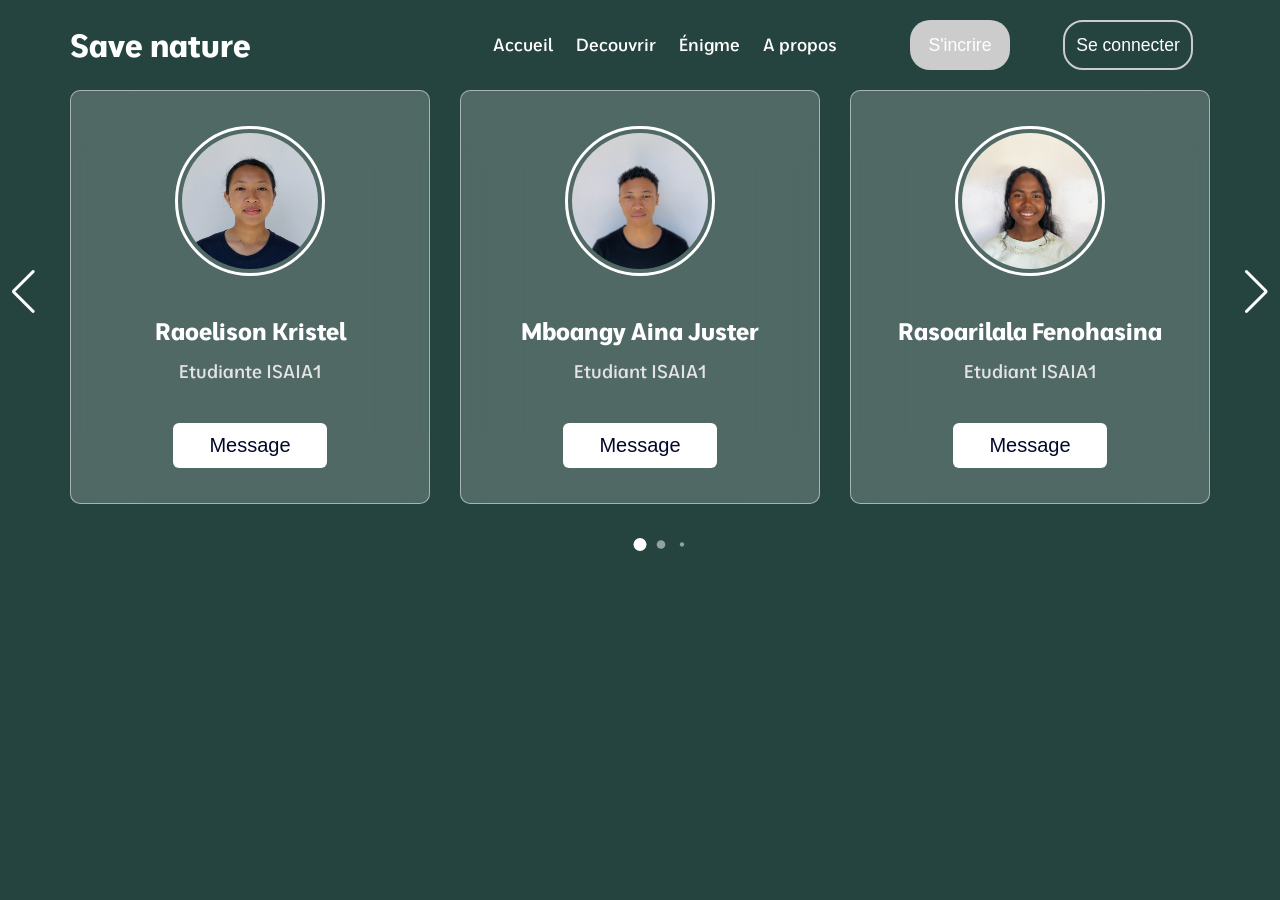
<file: otherpages/Props.html>
<!DOCTYPE html>
<html lang="en">
<head>
  <meta charset="UTF-8">
  <meta name="viewport" content="width=device-width, initial-scale=1.0">
  <title>Card Slider HTML and CSS | CodingNepal</title>
  <!-- Linking SwiperJS CSS -->
  <link rel="stylesheet" href="https://cdn.jsdelivr.net/npm/swiper@11/swiper-bundle.min.css">
  <link rel="stylesheet" href="../css/props.css">
</head>
<body>
  <header>
    <h2 class="logo">Save nature</h2>
    <nav class="navigation">
            <a href="../index.html">Accueil</a>
            <a href="Destinationoriginale.html">Decouvrir</a>
            <a href="../otherpages/quiz/main.html">Énigme</a>
            <a href="#">A propos</a>
            <button class="btnLogin-popup">S'incrire</button>
            <button class="btnSignUp-popup">Se connecter</button>
    </nav>
</header>
  <div class="container swiper">
    <div class="slider-wrapper">
      <div class="card-list swiper-wrapper">
        <div class="card-item swiper-slide">
          <img src="../image/a propos/kristel.JPG" alt="User Image" class="user-image">
          <h2 class="user-name">Raoelison Kristel</h2>
          <p class="user-profession">Etudiante ISAIA1</p>
          <button class="message-button">Message</button>
        </div>

        <div class="card-item swiper-slide">
          <img src="../image/a propos/juster.JPG" alt="User Image" class="user-image">
          <h2 class="user-name">Mboangy Aina Juster</h2>
          <p class="user-profession">Etudiant ISAIA1</p>
          <button class="message-button">Message</button>
        </div>

        <div class="card-item swiper-slide">
          <img src="../image/a propos/fenohasina.JPG" alt="User Image" class="user-image">
          <h2 class="user-name">Rasoarilala Fenohasina</h2>
          <p class="user-profession">Etudiant ISAIA1</p>
          <button class="message-button">Message</button>
        </div>

        <div class="card-item swiper-slide">
          <img src="../image/a propos/finaritra.JPG" alt="User Image" class="user-image">
          <h2 class="user-name">Randrianiony Finaritra N.</h2>
          <p class="user-profession">Etudiant ISAIA1</p>
          <button class="message-button">Message</button>
        </div>

        <div class="card-item swiper-slide">
          <img src="../image/a propos/tessie.JPG" alt="User Image" class="user-image">
          <h2 class="user-name">Tosy Anjaranirina Tessie</h2>
          <p class="user-profession">Etudiante ISAIA1</p>
          <button class="message-button">Message</button>
        </div>

        <div class="card-item swiper-slide">
          <img src="../image/a propos/tendry.JPG" alt="User Image" class="user-image">
          <h2 class="user-name">Ratsimanosika T. Gilbert</h2>
          <p class="user-profession">Etudiant ISAIA1</p>
          <button class="message-button">Message</button>
        </div>
      </div>

      <div class="swiper-pagination"></div>
      <div class="swiper-slide-button swiper-button-prev"></div>
      <div class="swiper-slide-button swiper-button-next"></div>
    </div>
  </div>

  <!-- Linking SwiperJS script -->
  <script src="https://cdn.jsdelivr.net/npm/swiper@11/swiper-bundle.min.js"></script>

  <!-- Linking custom script -->
  <script src="../JS/props.js"></script>
</body>
</html>
</file>
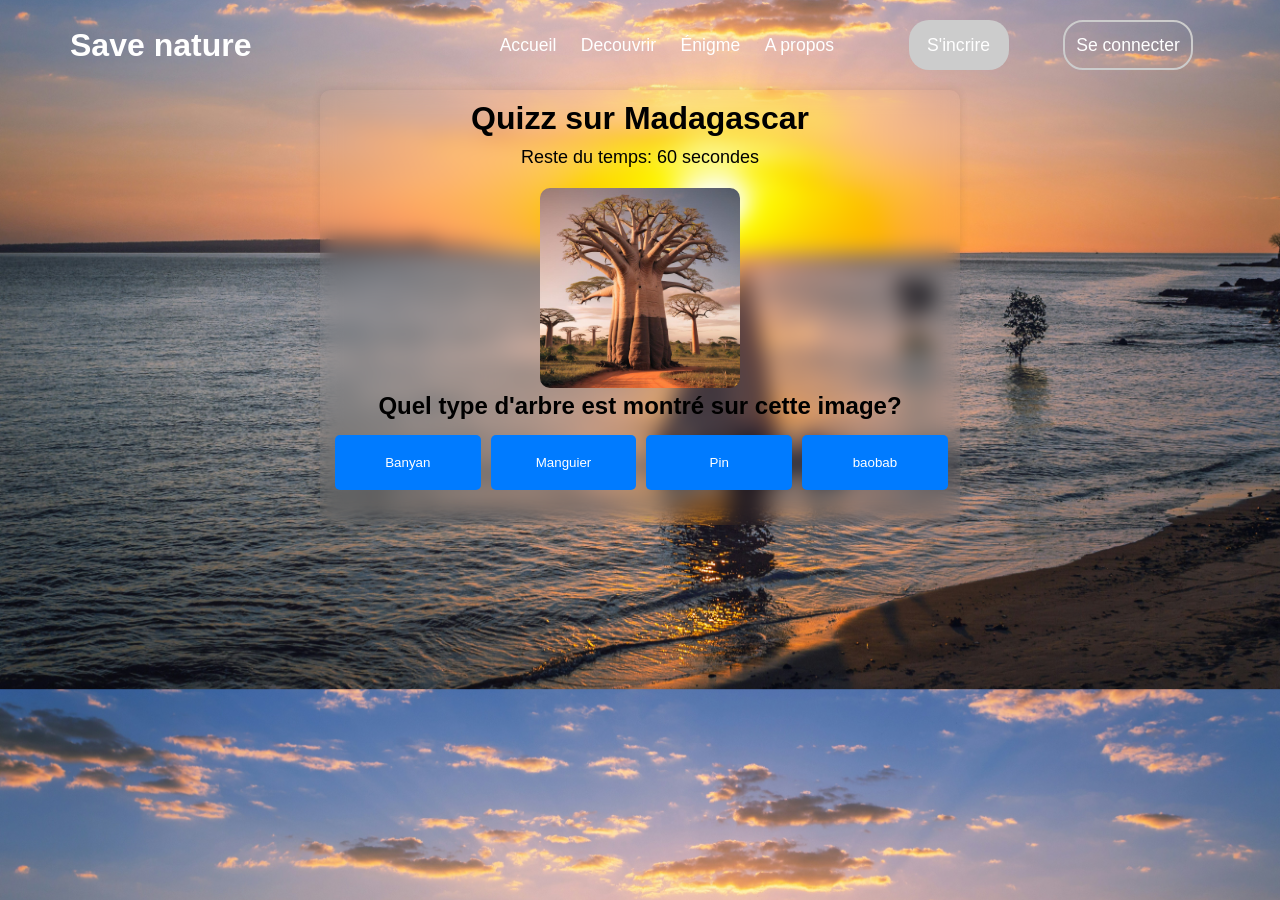
<file: otherpages/quiz/main.html>
<!DOCTYPE html>
<html lang="en">
    <head>
      	<meta charset="UTF-8" />
      	<meta name="viewport" content="width=device-width, initial-scale=1.0" />
      	<title>Interactive Image Quiz</title>
      	<link rel="stylesheet" href="./styles.css" />
    </head>
    <body>
		<header>
			<h2 class="logo">Save nature</h2>
			<nav class="navigation">
					<a href="../../index.html">Accueil</a>
					<a href="../Destinationoriginale.html">Decouvrir</a>
					<a href="#">Énigme</a>
					<a href="../Props.html">A propos</a>
					<button class="btnLogin-popup">S'incrire</button>
					<button class="btnSignUp-popup">Se connecter</button>
			</nav>
		</header>
      	<div id="quiz-container">
        	<h1 id="quiz-title">Quizz sur Madagascar</h1>
        	<div id="timer">Reste du temps: <span id="time">60</span> secondes</div>
        	<div id="question-container">
          		<img id="question-image" src="" alt="Question Image" />
         	 	<h2 id="question-text"></h2>
       	 	</div>
        	<div id="answers-container"></div>
        	<div id="feedback"></div>
        	<button id="next-button" onclick="nextQuestion()">Suivant</button>
      	</div>
      	<script src="script.js"></script>
    </body>
</html>
</file>
<file: css/props.css>
/* Importing Google Font - Montserrat */
@import url('https://fonts.googleapis.com/css2?family=Moderustic:wght@300..800&display=swap');
@font-face {
  font-family: 'Rocher';
  src: url(https://assets.codepen.io/9632/RocherColorGX.woff2);}

* {
  margin: 0;
  padding: 0;
  box-sizing: border-box;
}

body {
  background:#25443f;
  max-width: 100%;
  font-family:"Moderustic", sans-serif;
}

/* header */

header {
  position: relative;
  top: 0;
  left: 0;
  width: 100%;
  padding: 20px 70px;
  display: flex;
  justify-content: space-between;
  align-items: center;
  z-index: 99;
}

.logo {
  font-size: 2em;
  color: #fff;
  user-select: none;
}

.navigation{
  margin-right: 17px;
}

.navigation a {
  position: relative;
  font-size: 1.1em;
  color: #fff;
  text-decoration: none;
  font-weight: 500;
  margin-left: 20px;
}

.navigation a::after {
  content: "";
  position: absolute;
  left: 0;
  bottom: -6px;
  width: 100%;
  height: 3px;
  background: #fff;
  border-radius: 5px;
  transform-origin: right;
  transform: scaleX(0);
  transition: 0.5s;
}

.navigation a:hover::after {
  transform-origin: left;
  transform: scale(1);
}

.navigation .btnLogin-popup {
  width: 100px;
  height: 50px;
  background: #ccc;
  border: none;
  outline: none;
  border-radius: 20px;
  cursor: pointer;
  font-size: 1.1em;
  color: white;
  margin-left: 70px;
  margin-right: 50px;
  font-weight: 500;
  transition: 0.5s;
}

.navigation .btnLogin-popup:hover {
  color: white;
}

.navigation .btnSignUp-popup {
  width: 130px;
  height: 50px;
  background: transparent;
  border: 2px solid #ccc;
  outline: none;
  border-radius: 20px;
  cursor: pointer;
  font-size: 1.1em;
  color: white;
  font-weight: 500;
  transition: 0.5s;
}

.navigation .btnSignUp-popup:hover {
  color: white;
}

/* fin header */
.slider-wrapper {
  overflow: hidden;
  max-width: 1200px;
  margin: 0 70px 55px;
}

.card-list .card-item {
  height: auto;
  color: #fff;
  user-select: none;
  padding: 35px;
  display: flex;
  flex-direction: column;
  align-items: center;
  justify-content: center;
  border-radius: 10px;
  backdrop-filter: blur(30px);
  background: rgba(255, 255, 255, 0.2);
  border: 1px solid rgba(255, 255, 255, 0.5);
}

.card-list .card-item .user-image {
  width: 150px;
  height: 150px;
  border-radius: 50%;
  margin-bottom: 40px;
  border: 3px solid #fff;
  padding: 4px;
}

.card-list .card-item .user-profession {
  font-size: 1.15rem;
  color: #e3e3e3;
  font-weight: 500;
  margin: 14px 0 40px;
}

.card-list .card-item .message-button {
  font-size: 1.25rem;
  padding: 10px 35px;
  color: #030728;
  border-radius: 6px;
  font-weight: 500;
  cursor: pointer;
  background: #fff;
  border: 1px solid transparent;
  transition: 0.2s ease;
}

.card-list .card-item .message-button:hover {
  background: rgba(255, 255, 255, 0.1);
  border: 1px solid #fff;
  color: #fff;
}

.slider-wrapper .swiper-pagination-bullet {
  background: #fff;
  height: 13px;
  width: 13px;
  opacity: 0.5;
}

.slider-wrapper .swiper-pagination-bullet-active {
  opacity: 1;
}

.slider-wrapper .swiper-slide-button {
  color: #fff;
  margin-top: -55px;
  transition: 0.2s ease;
}

.slider-wrapper .swiper-slide-button:hover {
  color: #4658ff;
}

@media (max-width: 768px) {
  .slider-wrapper {
    margin: 0 10px 40px;
  }

  .slider-wrapper .swiper-slide-button {
    display: none;
  }
}
</file>
<file: otherpages/quiz/styles.css>
@import url('https://fonts.googleapis.com/css2?family=Moderustic:wght@300..800&display=swap');
@font-face {
  font-family: 'Rocher';
  src: url(https://assets.codepen.io/9632/RocherColorGX.woff2);}
*{
  margin: 0;
  padding: 0;
  box-sizing: border-box;
  font-family:'Segoe UI', Tahoma, Geneva, Verdana, sans-serif;
}


body{
  background-image: url(../../image/karimjy-loulou_front.jpg);
  background-size: cover;
    background-position: center;
}
/*header*/

header {
  top: 0;
  left: 0;
  width: 100%;
  padding: 20px 70px;
  display: flex;
  justify-content: space-between;
  align-items: center;
  z-index: 99;
}

.logo {
  font-size: 2em;
  color: #fff;
  user-select: none;
}

.navigation{
  margin-right: 17px;
}

.navigation a{
  position: relative;
  font-size: 1.1em;
  color: #fff;
  text-decoration: none;
  font-weight: 500;
  margin-left: 20px;
}


.navigation a::after{
  content: '';
  position: absolute;
  left: 0;
  bottom: -6px;
  width: 100%;
  height: 3px;
  background:#fff;
  border-radius: 5px;
  transform-origin: right;
  transform: scaleX(0);
  transition: .5s;
}

.navigation a:hover::after {
  transform-origin: left;
  transform: scale(1);
  
}

.navigation .btnLogin-popup {
  width: 100px;
  height: 50px;
  background: #ccc;
  border: none;
  outline: none;
  border-radius: 20px;
  cursor: pointer;
  font-size: 1.1em;
  color: white;
  margin-left: 70px;
  margin-right: 50px;
  font-weight: 500;
  transition: .5s;
}

.navigation .btnLogin-popup:hover{
  color: white;
}


.navigation .btnSignUp-popup {
  width: 130px;
  height: 50px;
  background: transparent;
  border: 2px solid #ccc;
  outline: none;
  border-radius: 20px;
  cursor: pointer;
  font-size: 1.1em;
  color: white;
  font-weight: 500;
  transition: .5s;
}

.navigation .btnSignUp-popup:hover{
  color: white;
}

/* quizz */

#quiz-container {
  margin-left: 25%;
  backdrop-filter: blur(10px);
  border-radius: 10px;
  box-shadow: 0 0 10px rgba(0, 0, 0, 0.1);
  width: 50%;
  text-align: center;
  padding: 10px;
}

#quiz-title {
  margin-bottom: 10px;
}

#timer {
  font-size: 18px;
  margin-bottom: 20px;
}

#question-image {
  max-width: 100%;
  max-height: 200px;
  width: auto;
  height: auto;
  border-radius: 10px;
  margin-bottom: -10px;
}

#question-text {
  margin: 10px 0;
}

#answers-container {
  display: flex;
  flex-direction: row;
}

.answer-button {
  padding: 20px;
  background: #007bff;
  color: white;
  border: none;
  justify-content: space-between;
  min-width: 23.5%;
  margin: 5px;
  border-radius: 5px;
  cursor: pointer;
  transition: background 0.3s;
}

.answer-button:hover {
  background: #0056b3;
}

#next-button {
  display: none;
  background: #28a745;
  color: white;
  border: none;
  padding: 10px 20px;
  margin-top: 20px;
  border-radius: 5px;
  cursor: pointer;
  transition: background 0.3s;
}

#next-button:hover {
  background: #218838;
}

#feedback {
  margin-top: 20px;
  font-size: 18px;
}

#retry-button {
  display: none;
  background: #dc3545;
  color: white;
  border: none;
  padding: 10px 20px;
  margin-top: 20px;
  border-radius: 5px;
  cursor: pointer;
  transition: background 0.3s;
}

#retry-button:hover {
  background: #c82333;
}

@media (max-width: 600px) {
  #quiz-container {
    width: 100%;
    padding: 10px;
  }

  .answer-button {
    padding: 8px;
    margin: 4px 0;
  }

  #next-button,
  #retry-button {
    padding: 8px 16px;
  }
}
</file>
